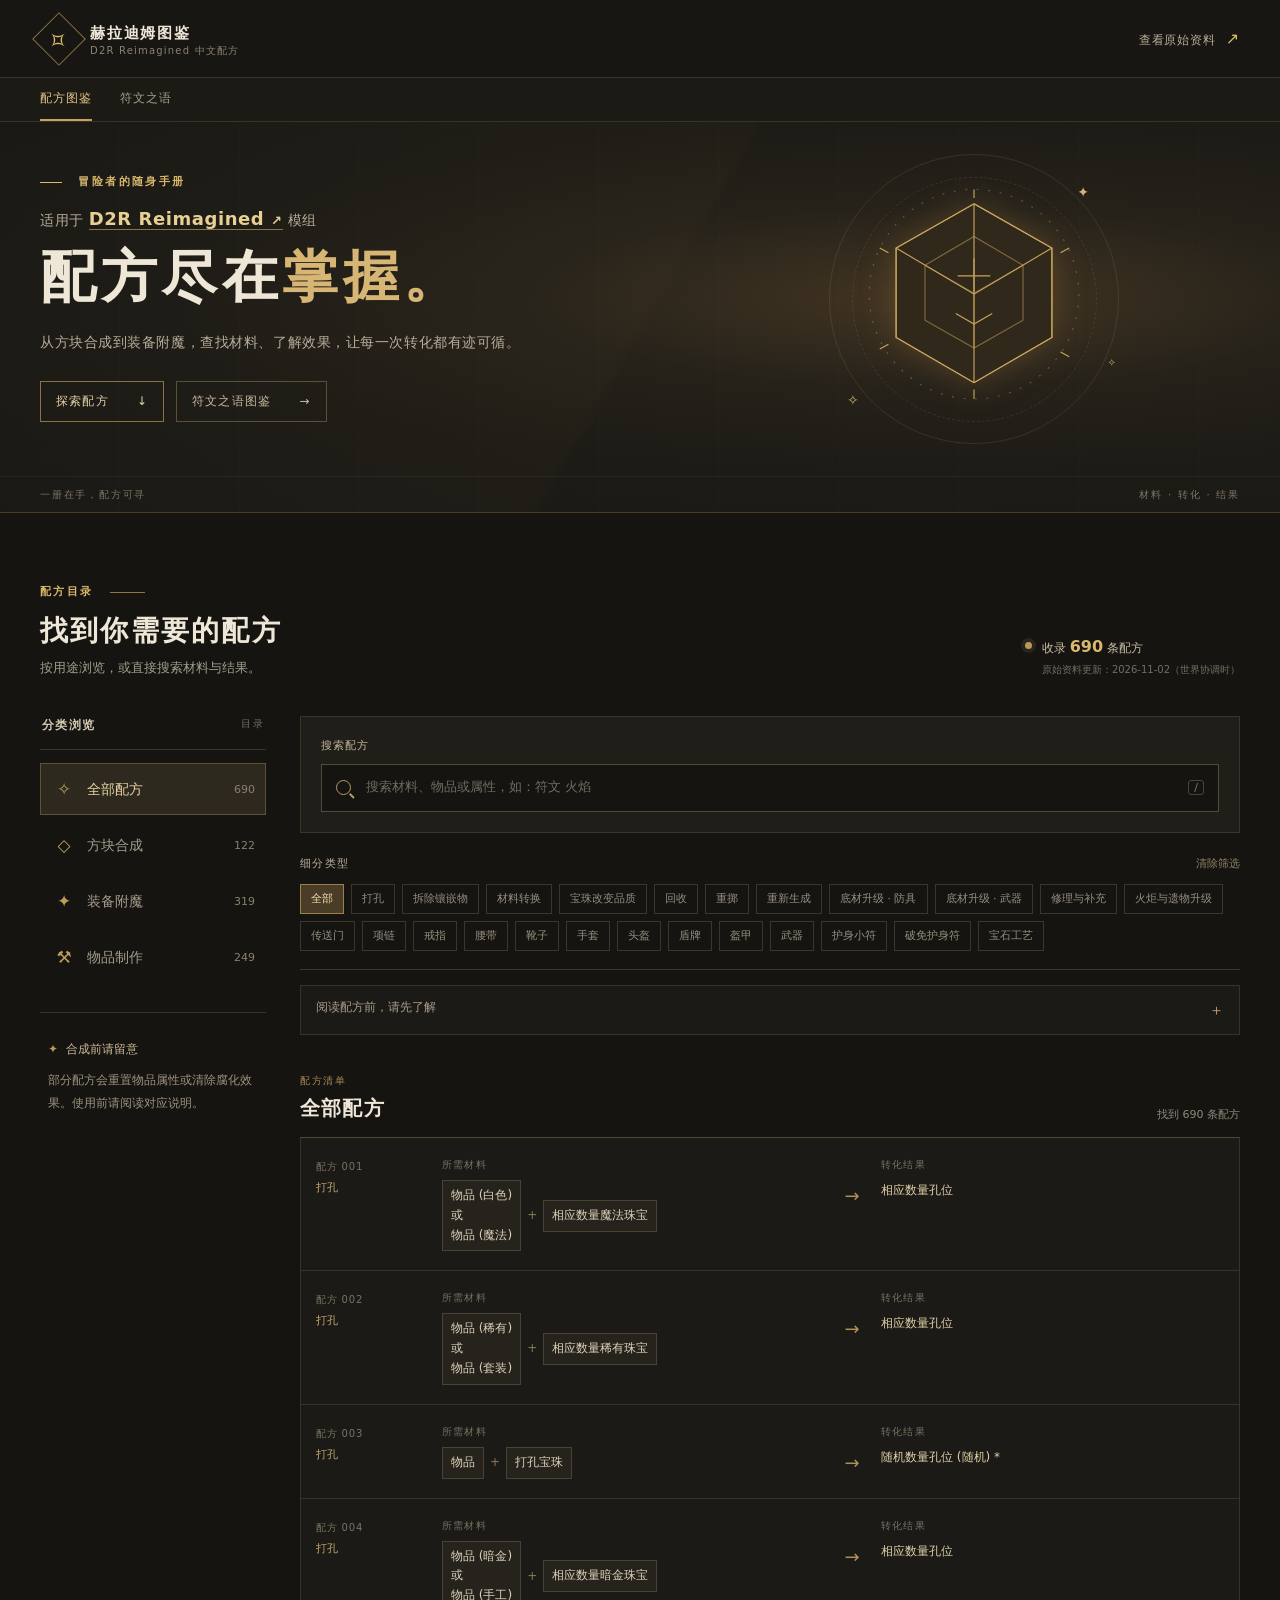
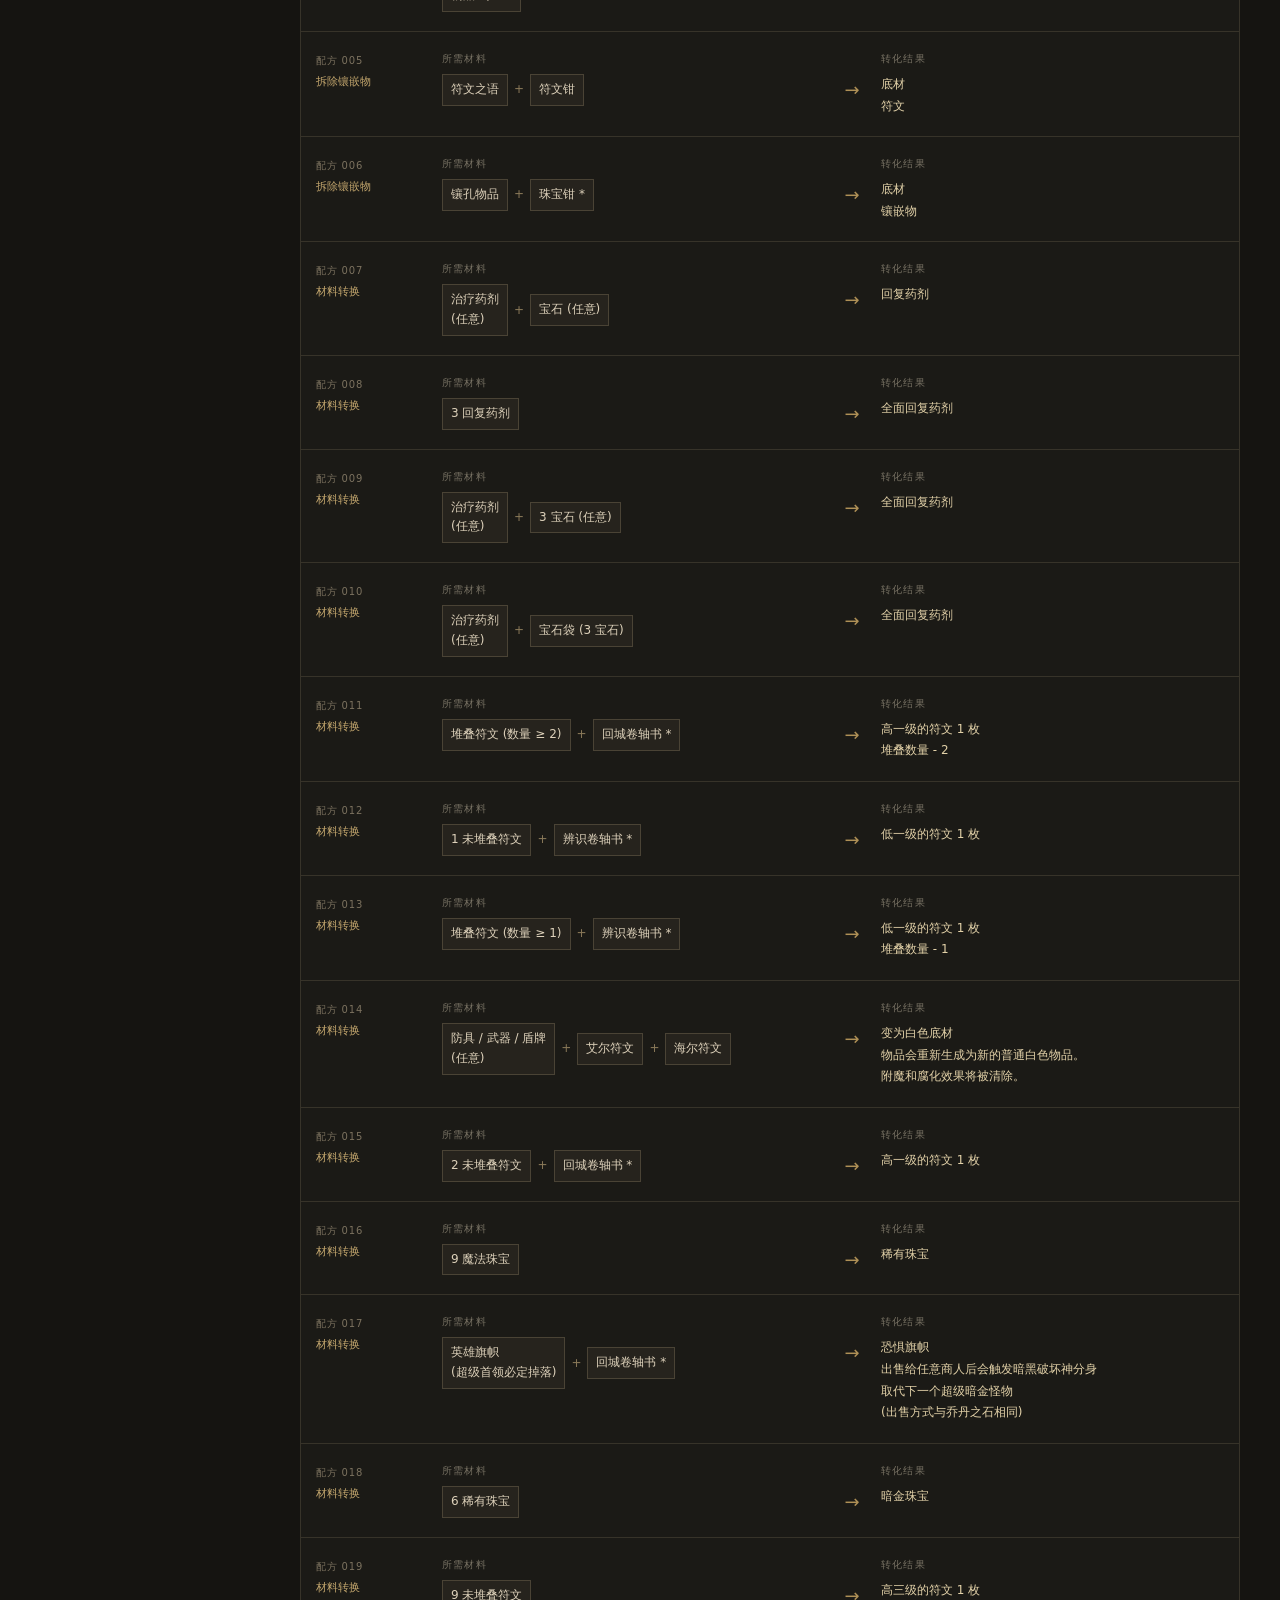
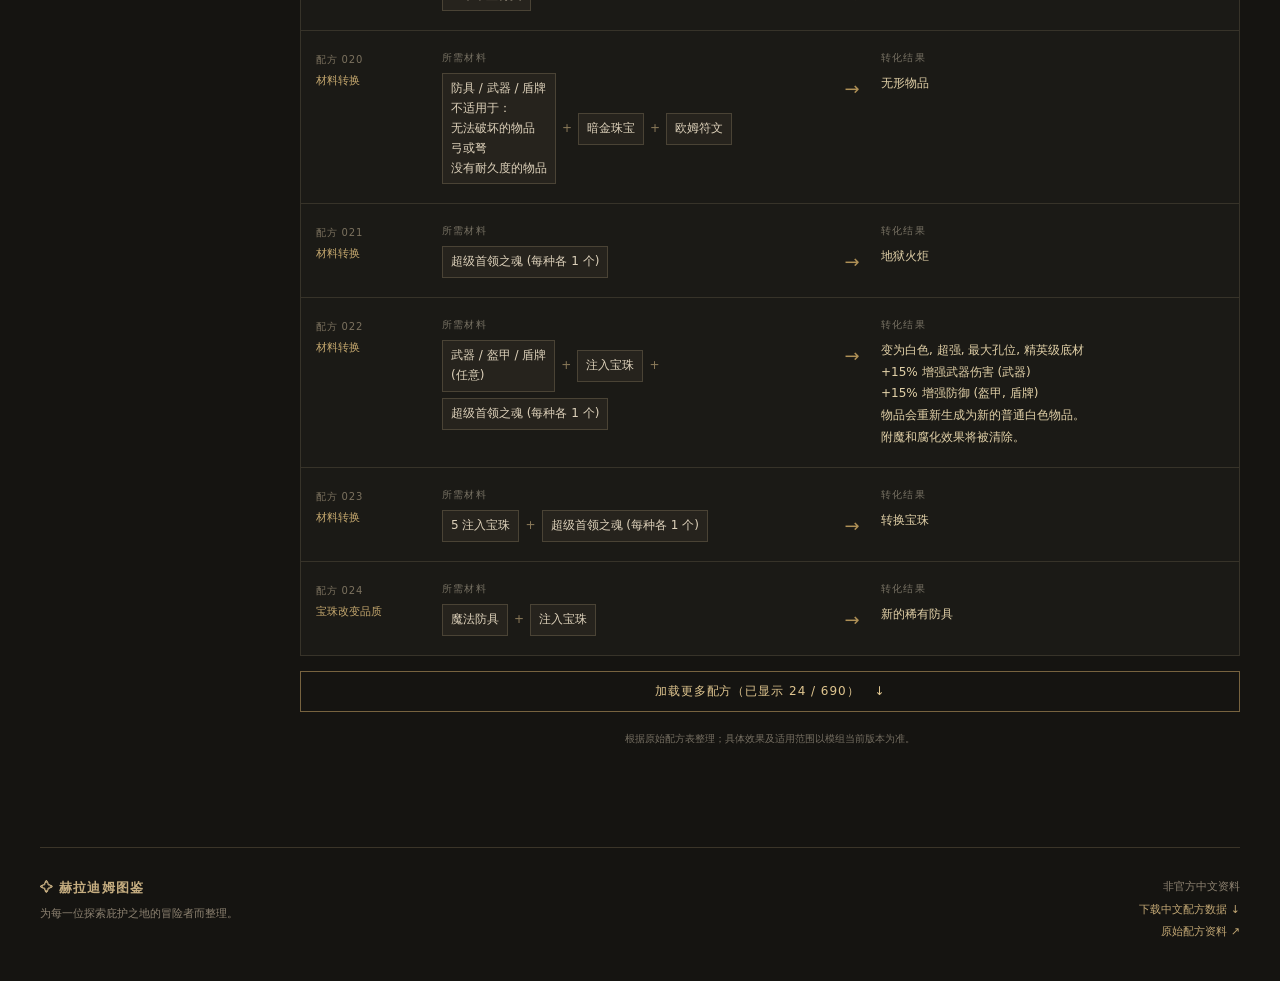
<file: index.html>
<!doctype html>
<html lang="zh-CN">
<head>
  <meta charset="utf-8">
  <meta name="viewport" content="width=device-width, initial-scale=1">
  <meta name="description" content="D2R Reimagined 模组中文配方图鉴：搜索赫拉迪姆方块、装备附魔与物品制作配方。">
  <meta name="theme-color" content="#151411">
  <title>赫拉迪姆配方图鉴｜D2R Reimagined</title>
  <link rel="stylesheet" href="styles.css">
  <script defer src="data/recipes.js"></script>
  <script defer src="lib.js"></script>
  <script defer src="app.js"></script>
</head>
<body>
  <header class="topbar">
    <a class="brand" href="#top" aria-label="返回页面顶部">
      <span class="brand-mark" aria-hidden="true">✧</span>
      <span><strong>赫拉迪姆图鉴</strong><small>D2R Reimagined 中文配方</small></span>
    </a>
    <a class="source-link" href="https://wiki.d2r-reimagined.com/en/recipes/recipes" target="_blank" rel="noopener noreferrer">查看原始资料 <span aria-hidden="true">↗</span></a>
  </header>
  <div class="library-nav-wrap"><nav class="library-nav wrap" aria-label="图鉴导航"><a href="index.html" aria-current="page">配方图鉴</a><a href="runewords.html">符文之语</a></nav></div>

  <main id="top">
    <section class="hero" aria-labelledby="hero-title">
      <div class="hero-inner">
        <div class="hero-copy">
          <p class="eyebrow"><span></span> 冒险者的随身手册</p>
          <p class="mod-label">适用于 <a href="https://www.d2r-reimagined.com/" target="_blank" rel="noopener noreferrer">D2R Reimagined <span aria-hidden="true">↗</span></a> 模组</p>
          <h1 id="hero-title">配方尽在<span>掌握。</span></h1>
          <p class="hero-description">从方块合成到装备附魔，查找材料、了解效果，让每一次转化都有迹可循。</p>
          <div class="hero-actions"><a class="hero-action" href="#catalog">探索配方 <span aria-hidden="true">↓</span></a><a class="hero-action hero-secondary" href="runewords.html">符文之语图鉴 <span aria-hidden="true">→</span></a></div>
        </div>
        <div class="hero-art" aria-hidden="true">
          <span class="art-orbit orbit-one"></span><span class="art-orbit orbit-two"></span>
          <svg viewBox="0 0 260 260" fill="none" xmlns="http://www.w3.org/2000/svg">
            <path class="cube-shadow" d="M130 31 211 77v93l-81 47-81-47V77l81-46Z"/>
            <path d="M130 31 211 77v93l-81 47-81-47V77l81-46Z M49 77l81 48 81-48M130 125v92M130 31v94"/>
            <path d="m79 95 51-30 51 30v57l-51 29-51-29V95ZM79 95l51 29 51-29M130 124v57" opacity=".53"/>
            <path d="M130 88v35m-17-17h34M111 145l19 11 19-11M130 16v9m0 199v10M32 77l9 5m179 103 9 5M32 182l9-5M220 82l9-5"/>
            <circle cx="130" cy="125" r="109" stroke-dasharray="2 10" opacity=".4"/>
          </svg>
          <span class="art-spark spark-one">✦</span><span class="art-spark spark-two">✧</span><span class="art-spark spark-three">✧</span>
        </div>
      </div>
      <div class="hero-bottom"><span>一册在手，配方可寻</span><span>材料 · 转化 · 结果</span></div>
    </section>

    <section class="catalog wrap" id="catalog" aria-label="配方查询">
      <div class="catalog-intro">
        <div><p class="eyebrow">配方目录 <span class="short-line"></span></p><h2>找到你需要的配方</h2><p>按用途浏览，或直接搜索材料与结果。</p></div>
        <div class="data-stamp"><span class="stamp-dot"></span><span>收录 <strong id="total-count">—</strong> 条配方<br><small id="updated-date">正在读取资料</small></span></div>
      </div>

      <div class="workspace">
        <aside class="sidebar" aria-label="配方分类">
          <div class="side-heading">分类浏览 <span>目录</span></div>
          <nav id="group-list" class="group-list" aria-label="配方系统"></nav>
          <div class="side-note"><span class="note-symbol">✦</span><strong>合成前请留意</strong><p>部分配方会重置物品属性或清除腐化效果。使用前请阅读对应说明。</p></div>
        </aside>

        <div class="results-panel">
          <div class="search-box">
            <label class="search-label" for="search-input">搜索配方</label>
            <div class="search-field"><span class="search-icon" aria-hidden="true"></span><input id="search-input" type="search" placeholder="搜索材料、物品或属性，如：符文 火焰" autocomplete="off"><button id="clear-search" type="button" aria-label="清除搜索">×</button><kbd>/</kbd></div>
          </div>
          <div class="filter-area">
            <div class="filter-title"><span>细分类型</span><button id="reset-filters" type="button">清除筛选</button></div>
            <div id="section-list" class="section-list" aria-label="配方细分类型"></div>
          </div>
          <div id="context-note" class="context-note" hidden></div>
          <details class="guide">
            <summary><span>阅读配方前，请先了解</span><span class="guide-plus" aria-hidden="true">＋</span></summary>
            <div class="guide-content">
              <p>将材料一同放入赫拉迪姆方块进行转化。材料中的“或”表示可选项，空白位置不需要额外材料。宝石袋括号内的数字表示消耗的宝石数量。</p>
              <p>模组移除了许多原版配方；原版游戏中可用的配方不一定适用于此模组。</p>
              <p>角色等级表示按制作角色等级计算；物品等级表示按投入物品的等级计算。带星号的回城或辨识卷轴书会在转化后满格返还。</p>
              <p>原资料包含部分相同材料对应多条结果的记录，本站均保留；配方可能随模组版本变化，请以当前游戏版本及原始资料为准。</p>
            </div>
          </details>
          <div class="results-heading"><div><span class="result-overline">配方清单</span><h3 id="result-title">全部配方</h3></div><span id="result-count" aria-live="polite">正在读取…</span></div>
          <div id="recipe-list" class="recipe-list" aria-live="polite"></div>
          <div id="empty-state" class="empty-state" hidden><span aria-hidden="true">⌕</span><h3>没有找到相关配方</h3><p>试试其他材料名称，或清除当前筛选条件。</p><button type="button" id="empty-reset">显示全部配方</button></div>
          <button id="load-more" class="load-more" type="button" hidden>加载更多配方 <span aria-hidden="true">↓</span></button>
          <p class="source-caption">根据原始配方表整理；具体效果及适用范围以模组当前版本为准。</p>
        </div>
      </div>
    </section>
  </main>

  <footer class="footer wrap"><div><strong>✧ 赫拉迪姆图鉴</strong><p>为每一位探索庇护之地的冒险者而整理。</p></div><div><span>非官方中文资料</span><a href="data/recipes.json" download="中文配方数据.json">下载中文配方数据 ↓</a><a href="https://wiki.d2r-reimagined.com/en/recipes/recipes" target="_blank" rel="noopener noreferrer">原始配方资料 ↗</a></div></footer>
  <noscript><div class="no-script">此配方查询页需要启用浏览器的脚本功能。</div></noscript>
</body>
</html>
</file>
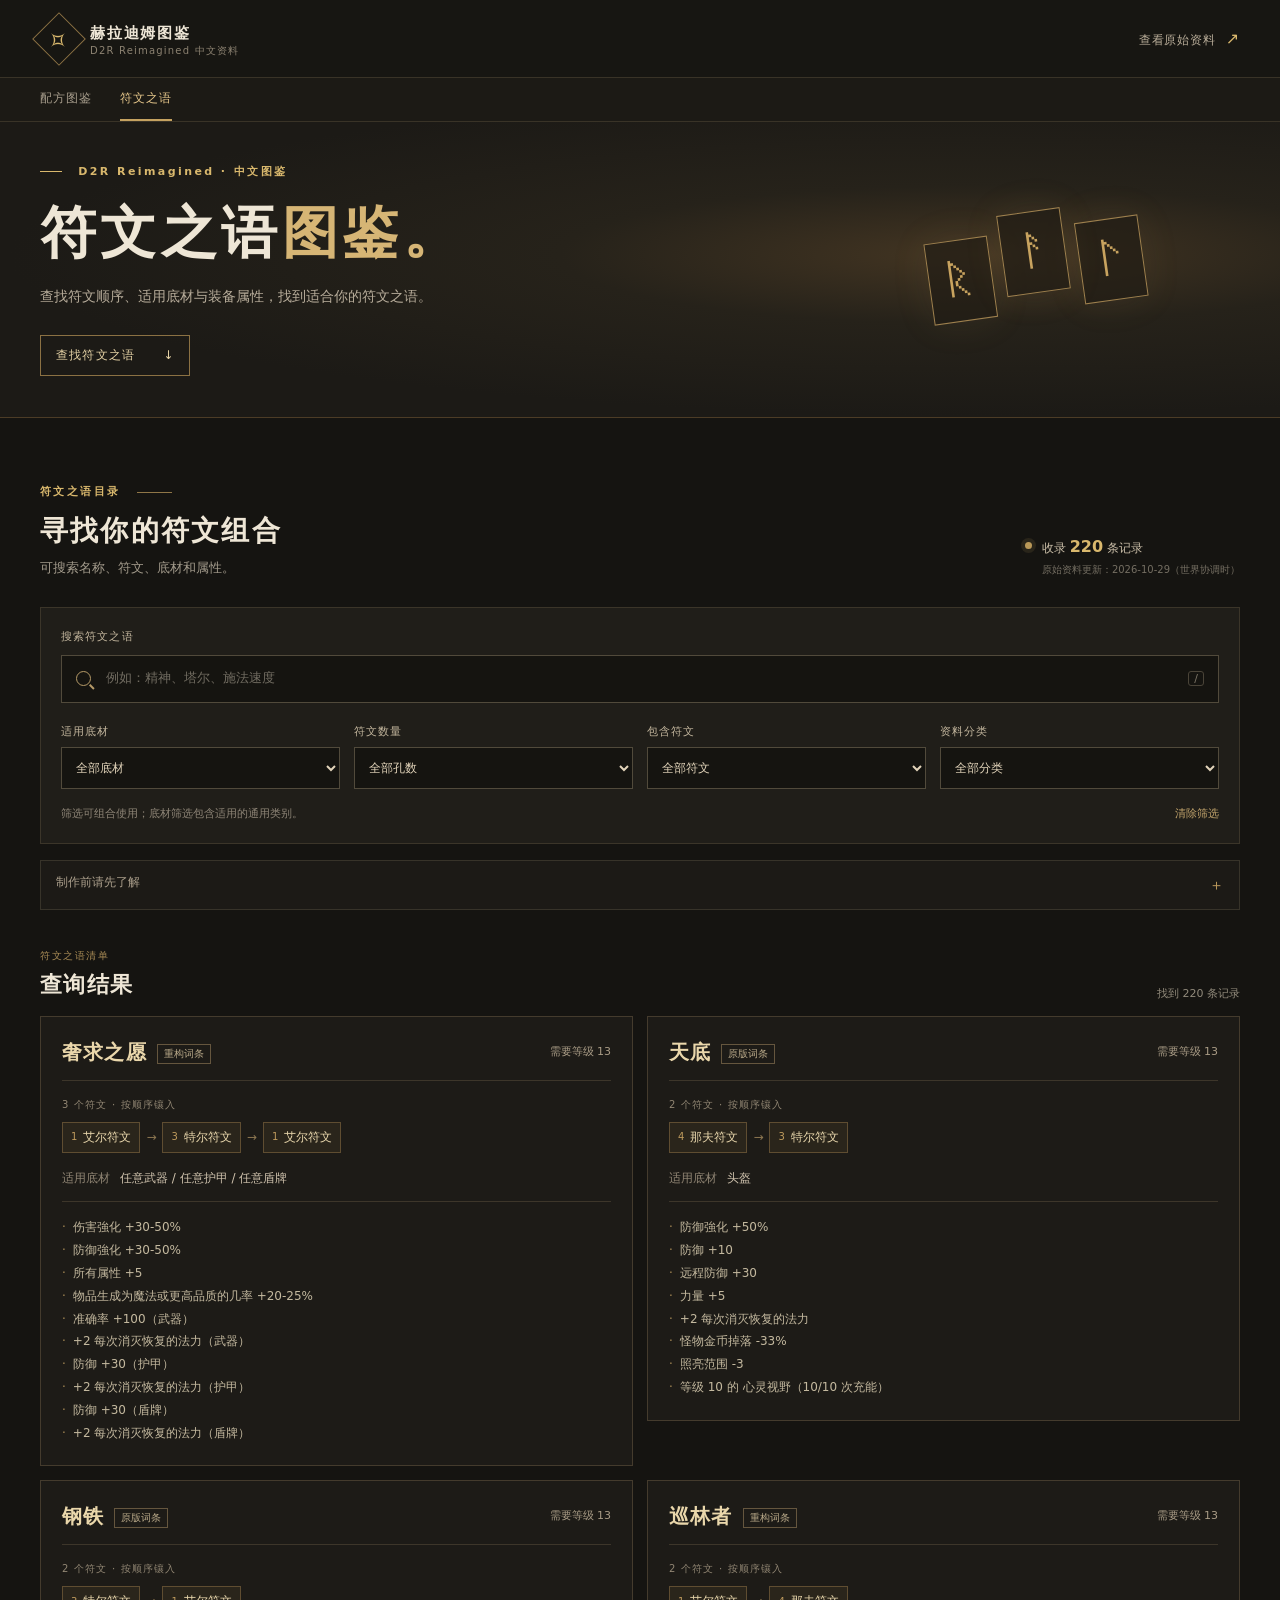
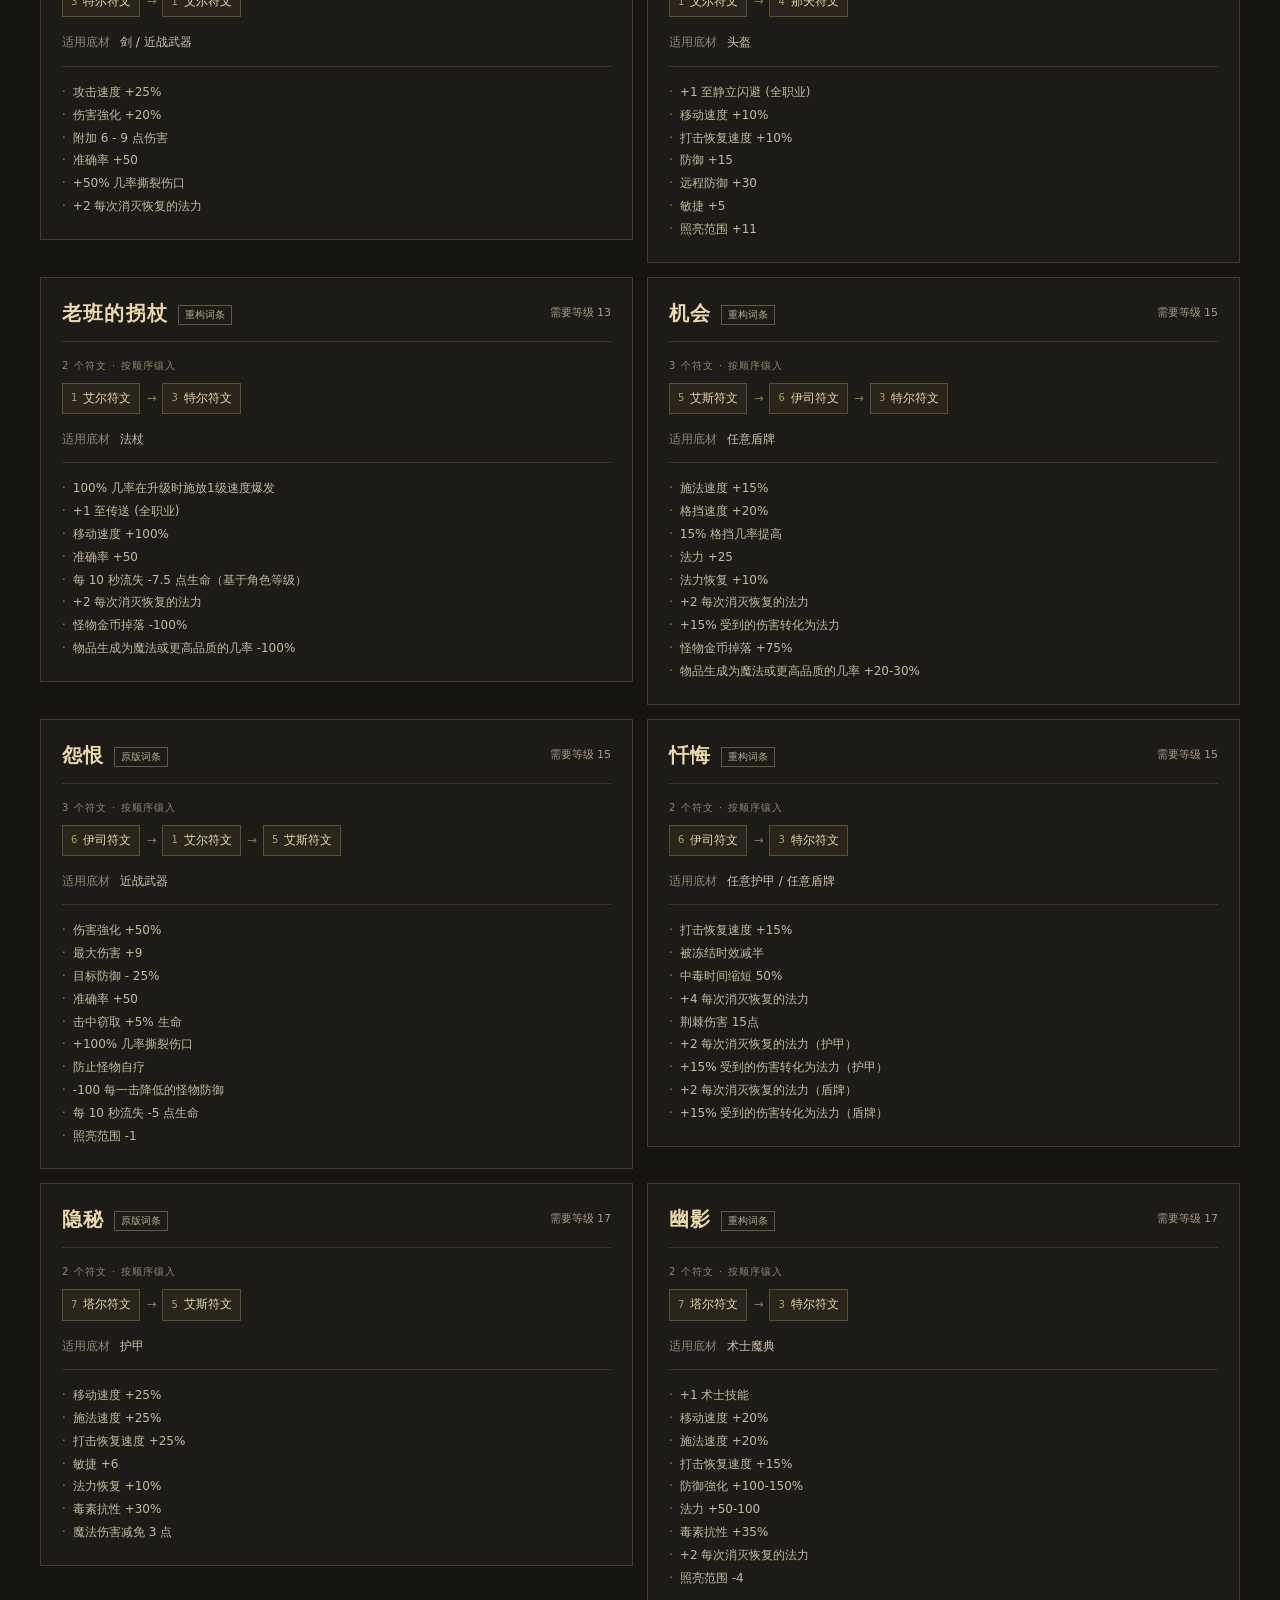
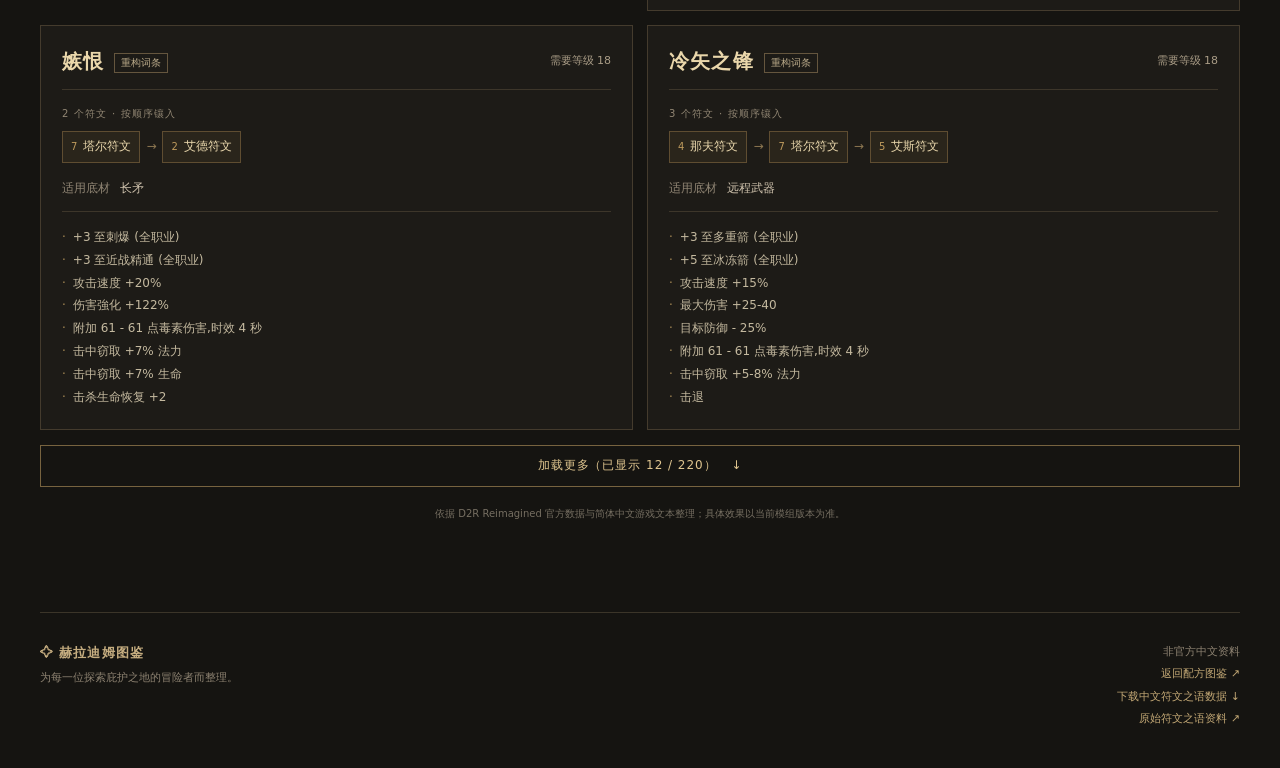
<file: runewords.html>
<!doctype html>
<html lang="zh-CN">
<head>
  <meta charset="utf-8">
  <meta name="viewport" content="width=device-width, initial-scale=1">
  <meta name="description" content="D2R Reimagined 模组中文符文之语图鉴：查询符文顺序、适用底材、等级与属性。">
  <meta name="theme-color" content="#151411">
  <title>符文之语图鉴｜D2R Reimagined</title>
  <link rel="stylesheet" href="styles.css">
  <script defer src="data/runewords.js"></script>
  <script defer src="runewords-lib.js"></script>
  <script defer src="runewords-app.js"></script>
</head>
<body>
  <header class="topbar">
    <a class="brand" href="index.html" aria-label="返回配方图鉴">
      <span class="brand-mark" aria-hidden="true">✧</span>
      <span><strong>赫拉迪姆图鉴</strong><small>D2R Reimagined 中文资料</small></span>
    </a>
    <a class="source-link" href="https://www.d2r-reimagined.com/data/runewords" target="_blank" rel="noopener noreferrer">查看原始资料 <span aria-hidden="true">↗</span></a>
  </header>
  <div class="library-nav-wrap"><nav class="library-nav wrap" aria-label="图鉴导航"><a href="index.html">配方图鉴</a><a href="runewords.html" aria-current="page">符文之语</a></nav></div>

  <main id="top">
    <section class="rw-hero">
      <div class="wrap rw-hero-inner">
        <div>
          <p class="eyebrow"><span></span> D2R Reimagined · 中文图鉴</p>
          <h1>符文之语<span>图鉴。</span></h1>
          <p>查找符文顺序、适用底材与装备属性，找到适合你的符文之语。</p>
          <a class="hero-action" href="#runeword-catalog">查找符文之语 <span aria-hidden="true">↓</span></a>
        </div>
        <div class="rw-hero-mark" aria-hidden="true"><span>ᚱ</span><span>ᚨ</span><span>ᛚ</span></div>
      </div>
    </section>

    <section class="wrap rw-catalog" id="runeword-catalog" aria-label="符文之语查询">
      <div class="catalog-intro rw-intro">
        <div><p class="eyebrow">符文之语目录 <span class="short-line"></span></p><h2>寻找你的符文组合</h2><p>可搜索名称、符文、底材和属性。</p></div>
        <div class="data-stamp"><span class="stamp-dot"></span><span>收录 <strong id="rw-total">—</strong> 条记录<br><small id="rw-updated">正在读取资料</small></span></div>
      </div>

      <div class="rw-controls">
        <div class="search-box rw-search-box">
          <label class="search-label" for="rw-search">搜索符文之语</label>
          <div class="search-field"><span class="search-icon" aria-hidden="true"></span><input id="rw-search" type="search" placeholder="例如：精神、塔尔、施法速度" autocomplete="off"><button id="rw-clear-search" type="button" aria-label="清除搜索">×</button><kbd>/</kbd></div>
        </div>
        <div class="rw-filter-grid">
          <label>适用底材<select id="rw-type"><option value="">全部底材</option></select></label>
          <label>符文数量<select id="rw-sockets"><option value="">全部孔数</option><option value="2">2 个符文</option><option value="3">3 个符文</option><option value="4">4 个符文</option><option value="5">5 个符文</option><option value="6">6 个符文</option></select></label>
          <label>包含符文<select id="rw-rune"><option value="">全部符文</option></select></label>
          <label>资料分类<select id="rw-origin"><option value="">全部分类</option><option value="original">原版词条</option><option value="reimagined">重构词条</option></select></label>
        </div>
        <div class="rw-filter-bottom"><span>筛选可组合使用；底材筛选包含适用的通用类别。</span><button id="rw-reset" type="button">清除筛选</button></div>
      </div>

      <details class="guide rw-guide">
        <summary><span>制作前请先了解</span><span class="guide-plus" aria-hidden="true">＋</span></summary>
        <div class="guide-content"><p>请按照显示顺序镶入符文，底材的孔数须与符文数量相同，并确认物品属于列出的适用类型。</p><p>同名词条可能因底材不同而具有不同属性，本站分别列出。原版与重构标签沿用原站分类，具体属性以本模组资料为准；模组新增符文名称采用音译。</p></div>
      </details>
      <div class="results-heading rw-results-heading"><div><span class="result-overline">符文之语清单</span><h2>查询结果</h2></div><span id="rw-count" aria-live="polite">正在读取…</span></div>
      <div id="rw-list" class="rw-list" aria-live="polite"></div>
      <div id="rw-empty" class="empty-state rw-empty" hidden><span aria-hidden="true">⌕</span><h3>没有找到相关符文之语</h3><p>试试其他名称，或清除当前筛选条件。</p><button type="button" id="rw-empty-reset">显示全部符文之语</button></div>
      <button id="rw-more" class="load-more" type="button" hidden>加载更多 <span aria-hidden="true">↓</span></button>
      <p class="source-caption">依据 D2R Reimagined 官方数据与简体中文游戏文本整理；具体效果以当前模组版本为准。</p>
    </section>
  </main>

  <footer class="footer wrap"><div><strong>✧ 赫拉迪姆图鉴</strong><p>为每一位探索庇护之地的冒险者而整理。</p></div><div><span>非官方中文资料</span><a href="index.html">返回配方图鉴 ↗</a><a href="data/runewords.json" download="中文符文之语数据.json">下载中文符文之语数据 ↓</a><a href="https://www.d2r-reimagined.com/data/runewords" target="_blank" rel="noopener noreferrer">原始符文之语资料 ↗</a></div></footer>
  <noscript><div class="no-script">此符文之语查询页需要启用浏览器的脚本功能。</div></noscript>
</body>
</html>
</file>
<file: styles.css>
:root{color-scheme:dark;--bg:#151411;--panel:#1d1b17;--panel-2:#24211b;--border:#3b3529;--muted:#a39b8c;--faint:#746e62;--cream:#eee6d6;--gold:#d9b86d;--gold-dark:#8a7141;--serif:'Noto Serif SC','Songti SC','SimSun',serif;--sans:system-ui,-apple-system,'Microsoft YaHei',sans-serif}
*{box-sizing:border-box}html{scroll-behavior:smooth}body{margin:0;background:var(--bg);color:var(--cream);font-family:var(--sans);font-size:14px;line-height:1.6}button,input{font:inherit}button,a{-webkit-tap-highlight-color:transparent}button{cursor:pointer}a{color:inherit;text-decoration:none}.wrap{width:min(1330px,calc(100% - 80px));margin:auto}.topbar{height:78px;padding:0 max(40px,calc((100% - 1330px)/2));display:flex;align-items:center;justify-content:space-between;background:#171612;border-bottom:1px solid #393327}.brand{display:flex;align-items:center;gap:12px}.brand-mark{width:38px;height:38px;display:grid;place-items:center;border:1px solid #8b7143;color:var(--gold);font-size:26px;transform:rotate(45deg)}.brand-mark::first-letter{transform:rotate(-45deg)}.brand strong{font-family:var(--serif);font-size:15px;letter-spacing:.12em;display:block}.brand small{display:block;color:#8c8271;font-size:10px;letter-spacing:.12em;line-height:1.2}.source-link{font-size:12px;color:#b9ad99;letter-spacing:.06em}.source-link span{color:var(--gold);font-size:16px;margin-left:6px}.source-link:hover{color:var(--cream)}
.hero{position:relative;overflow:hidden;border-bottom:1px solid #4c3c26;background:radial-gradient(ellipse at 73% 45%,#433522 0%,#26221a 30%,#1d1b16 58%,#191815 100%)}.hero:before{content:"";position:absolute;inset:0;background-image:linear-gradient(120deg,transparent 0%,rgba(198,155,78,.025) 50%,transparent 51%),repeating-linear-gradient(90deg,transparent 0,transparent 119px,rgba(217,184,109,.025) 120px);pointer-events:none}.hero-inner{position:relative;width:min(1330px,calc(100% - 80px));height:354px;margin:auto;display:flex;align-items:center;justify-content:space-between}.hero-copy{padding-bottom:3px;max-width:670px}.eyebrow{font-size:11px;letter-spacing:.22em;color:var(--gold);margin:0 0 18px;font-weight:600}.eyebrow>span:first-child:not(.short-line){display:inline-block;width:22px;height:1px;background:var(--gold);vertical-align:middle;margin-right:10px}.hero h1{font-family:var(--serif);font-weight:600;letter-spacing:.08em;font-size:clamp(38px,4.4vw,58px);line-height:1.25;margin:0 0 17px}.hero h1 span{color:#d6b575}.hero-description{color:#b7ac9a;font-size:14px;letter-spacing:.04em;line-height:1.9;margin:0;max-width:520px}.hero-action{display:inline-flex;align-items:center;gap:28px;margin-top:25px;padding:10px 15px;color:#e6d3a6;border:1px solid #8b7143;font-size:12px;letter-spacing:.1em;transition:.2s}.hero-action:hover{background:#987a42;color:#171612}.hero-art{position:relative;width:340px;height:300px;display:grid;place-items:center;margin-right:8%;color:#c6a15d}.hero-art svg{width:250px;stroke:#c7a25c;stroke-width:1.2;filter:drop-shadow(0 0 16px #a77a3b50)}.cube-shadow{fill:#30281b}.art-orbit{position:absolute;border:1px solid #c2a26a26;border-radius:50%;width:290px;height:290px}.orbit-two{width:245px;height:245px;border-style:dashed}.art-spark{position:absolute;color:#d7b474}.spark-one{top:32px;right:55px}.spark-two{bottom:38px;left:43px}.spark-three{bottom:78px;right:28px;font-size:10px}.hero-bottom{position:relative;height:36px;border-top:1px solid #ffffff0b;display:flex;justify-content:space-between;align-items:center;padding:0 max(40px,calc((100% - 1330px)/2));color:#7e7464;font-size:10px;letter-spacing:.18em}
.catalog{padding-top:70px;padding-bottom:90px}.catalog-intro{display:flex;justify-content:space-between;align-items:end;margin-bottom:37px}.catalog-intro .eyebrow{margin-bottom:8px}.short-line{display:inline-block;width:35px;height:1px;background:#8f7647;vertical-align:middle;margin-left:10px}.catalog-intro h2{font-family:var(--serif);font-size:28px;letter-spacing:.08em;margin:0 0 5px;font-weight:600}.catalog-intro p:not(.eyebrow){color:var(--muted);font-size:13px;margin:0}.data-stamp{display:flex;align-items:flex-start;gap:10px;color:#c9bda7;font-size:12px}.data-stamp strong{color:var(--gold);font-size:16px}.data-stamp small{font-size:10px;color:var(--faint)}.stamp-dot{width:7px;height:7px;border-radius:50%;background:#b99858;box-shadow:0 0 0 4px #b9985820;margin-top:8px}
.workspace{display:grid;grid-template-columns:226px minmax(0,1fr);gap:34px;align-items:start}.sidebar{position:sticky;top:24px}.side-heading{color:#d5c8b3;font-size:12px;font-weight:600;letter-spacing:.12em;padding:0 2px 14px;display:flex;justify-content:space-between;border-bottom:1px solid var(--border)}.side-heading span{font-size:10px;font-weight:400;color:#756e61}.group-list{display:grid;gap:4px;margin-top:13px}.group-button{width:100%;border:1px solid transparent;background:transparent;color:#a59c8c;text-align:left;padding:12px 10px;display:flex;align-items:center;gap:10px;transition:.15s}.group-button:hover{background:#25221b;color:#eee6d6}.group-button.active{background:#2d291f;color:#e8d3a1;border-color:#615136}.group-icon{width:26px;height:26px;display:grid;place-items:center;color:#bd9b5a;font-size:17px}.group-text{flex:1}.group-count{font-size:11px;color:#8b806d}.side-note{border-top:1px solid var(--border);margin-top:29px;padding:25px 8px;color:#9d9280;font-size:12px;line-height:1.9}.note-symbol{color:#b6985a;margin-right:8px}.side-note strong{color:#cbb999;font-weight:500}.side-note p{margin:8px 0 0}
.results-panel{min-width:0}.search-box{padding:20px;background:#201e19;border:1px solid var(--border)}.search-label{display:block;font-size:11px;color:#c4b79e;letter-spacing:.1em;margin:0 0 9px}.search-field{height:48px;display:flex;align-items:center;border:1px solid #514a3b;background:#151410;padding:0 14px;gap:13px}.search-field:focus-within{border-color:#c7a45f;box-shadow:0 0 0 2px #c7a45f20}.search-icon{width:15px;height:15px;border:1.5px solid #b69b68;border-radius:50%;position:relative;flex-shrink:0}.search-icon:after{content:"";position:absolute;width:6px;height:1.5px;background:#b69b68;right:-5px;bottom:-2px;transform:rotate(45deg)}.search-field input{border:0;outline:0;background:transparent;color:#f2e9d8;width:100%;min-width:0;font-size:13px}.search-field input::placeholder{color:#716c61}.search-field input::-webkit-search-cancel-button{display:none}.search-field kbd{font:11px var(--sans);color:#7d7667;border:1px solid #4a4438;border-radius:3px;padding:0 5px}.search-field button{background:transparent;color:#b4a58c;border:0;font-size:19px;padding:0 2px;display:none}.search-field.has-value button{display:block}.filter-area{padding:22px 0 18px;border-bottom:1px solid var(--border)}.filter-title{display:flex;justify-content:space-between;color:#bdb09a;font-size:11px;letter-spacing:.12em;margin-bottom:12px}.filter-title button{color:#93836a;border:0;background:none;padding:0;font-size:11px}.filter-title button:hover{color:#dfc58e}.section-list{display:flex;flex-wrap:wrap;gap:7px}.section-button{background:transparent;color:#968d7f;border:1px solid #3a362d;padding:5px 10px;font-size:11px;white-space:nowrap}.section-button:hover{color:#ead6ad;border-color:#8a744e}.section-button.active{background:#4a3d27;border-color:#9c8050;color:#f1ddae}.context-note{margin-top:17px;border-left:2px solid #ab884d;background:#2a251c;padding:12px 15px;color:#cbbda6;font-size:12px;line-height:1.8}.context-note strong{color:#e4c789}.context-note p{margin:4px 0 0}.guide{margin-top:15px;border:1px solid #373329;background:#1c1a16;color:#aa9e8b}.guide summary{padding:12px 15px;display:flex;justify-content:space-between;cursor:pointer;list-style:none;font-size:12px}.guide summary::-webkit-details-marker{display:none}.guide summary:hover{color:#e0cfad}.guide-plus{color:#bc9a5c;font-size:15px}.guide[open] .guide-plus{transform:rotate(45deg)}.guide-content{border-top:1px solid #373329;padding:3px 15px 10px;font-size:12px;line-height:1.9}.guide-content p{margin:9px 0}
.results-heading{display:flex;align-items:end;justify-content:space-between;margin:33px 0 13px}.result-overline{color:#a88b55;font-size:10px;letter-spacing:.15em}.results-heading h3{font-family:var(--serif);font-size:20px;letter-spacing:.06em;font-weight:600;margin:2px 0 0}.results-heading>span{color:#918a7b;font-size:11px}.recipe-list{border-top:1px solid #514735}.recipe-card{display:grid;grid-template-columns:112px minmax(0,1fr) 30px minmax(0,.9fr);gap:14px;padding:19px 15px;align-items:start;background:#1b1a16;border:1px solid #373329;border-top:0;transition:background .15s}.recipe-card:hover{background:#242119}.recipe-meta{padding-top:2px}.recipe-number{display:block;color:#7c725f;font-size:10px;letter-spacing:.08em}.recipe-section{display:block;color:#c4a76e;font-size:11px;margin-top:5px;line-height:1.5}.recipe-label{display:block;color:#777163;font-size:10px;letter-spacing:.12em;margin-bottom:7px}.ingredients{display:flex;flex-wrap:wrap;align-items:center;gap:6px}.ingredient{white-space:pre-line;display:inline-block;border:1px solid #4a4335;background:#26231d;color:#ddd1ba;font-size:12px;padding:5px 8px;line-height:1.65}.plus{color:#8a7959;font-size:12px}.recipe-arrow{display:grid;place-items:center;padding-top:25px;color:#af9056;font-size:18px}.recipe-output{color:#e2d1a8;font-size:12px;white-space:pre-line;line-height:1.8;overflow-wrap:anywhere}.empty-state{text-align:center;padding:55px 20px;border:1px solid #373329;border-top:0;color:#a69a87}.empty-state>span{font-size:35px;color:#a88b55}.empty-state h3{font-family:var(--serif);font-size:17px;color:#e4d8c4;margin:6px 0}.empty-state p{margin:0 0 18px;font-size:12px}.empty-state button,.load-more{background:transparent;border:1px solid #77633f;color:#dfc58f;padding:10px 18px;font-size:12px}.load-more{display:block;width:100%;margin-top:15px;letter-spacing:.08em}.load-more[hidden],.empty-state[hidden],.context-note[hidden]{display:none}.load-more:hover,.empty-state button:hover{background:#4a3d27}.load-more span{margin-left:10px}.source-caption{text-align:center;font-size:10px;color:#756e61;margin-top:19px}.footer{border-top:1px solid #3b3529;padding-top:30px;padding-bottom:40px;display:flex;justify-content:space-between;color:#8d8271;font-size:11px}.footer strong{font-family:var(--serif);color:#c5ad80;font-size:13px;letter-spacing:.1em}.footer p{margin:6px 0}.footer>div:last-child{display:flex;flex-direction:column;align-items:end;gap:5px}.footer a{color:#c3a875}.no-script{position:fixed;bottom:0;background:#704c21;color:white;padding:12px;width:100%;text-align:center}
@media(max-width:900px){.wrap,.hero-inner{width:min(100% - 40px,1330px)}.topbar{padding:0 20px}.hero-bottom{padding:0 20px}.hero-art{margin-right:0;width:260px}.hero-art svg{width:210px}.art-orbit{width:240px;height:240px}.orbit-two{width:200px;height:200px}.workspace{grid-template-columns:1fr;gap:25px}.sidebar{position:static}.group-list{display:grid;grid-template-columns:repeat(4,1fr)}.group-button{padding:10px 7px}.group-count{display:none}.side-note{display:none}.side-heading{padding-bottom:10px}.recipe-card{grid-template-columns:90px minmax(0,1fr) 24px minmax(0,.9fr)}}
@media(max-width:600px){.topbar{height:68px}.brand-mark{width:32px;height:32px;font-size:22px}.brand strong{font-size:13px}.source-link{font-size:11px}.hero-inner{height:auto;min-height:285px}.hero-copy{padding:45px 0;z-index:1}.hero h1{font-size:35px}.hero-description{font-size:12px;max-width:270px}.hero-art{position:absolute;right:-110px;opacity:.35}.hero-bottom{font-size:9px}.hero-bottom span:last-child{display:none}.catalog{padding-top:45px;padding-bottom:60px}.catalog-intro{align-items:start;gap:15px;margin-bottom:25px}.catalog-intro h2{font-size:22px}.catalog-intro p:not(.eyebrow){font-size:12px}.data-stamp{font-size:10px;white-space:nowrap}.data-stamp strong{font-size:14px}.data-stamp small{font-size:9px}.workspace{gap:18px}.group-list{grid-template-columns:repeat(2,1fr)}.group-button{font-size:12px}.search-box{padding:14px}.search-field input{font-size:12px}.search-field kbd{display:none}.section-list{gap:6px}.section-button{font-size:10px}.recipe-card{grid-template-columns:1fr;gap:8px;padding:15px}.recipe-meta{display:flex;gap:12px;align-items:center}.recipe-section{margin:0}.recipe-arrow{display:none}.recipe-label{margin-bottom:5px}.ingredients{gap:5px}.recipe-output{padding-left:9px;border-left:1px solid #7f6942}.footer{gap:20px}.footer>div:last-child{white-space:nowrap}.source-caption{line-height:1.7}}
@media(prefers-reduced-motion:reduce){html{scroll-behavior:auto}*{transition:none!important}}
.context-note p{white-space:pre-line}
.mod-label{margin:-4px 0 8px;color:#b7ac9a;font-size:14px;letter-spacing:.04em}.mod-label a{color:#e8cf94;font-size:18px;font-weight:700;border-bottom:1px solid #8b7143}.mod-label a:hover{color:#fff0c7;border-color:#e8cf94}.mod-label a span{font-size:13px}

.library-nav-wrap{background:#1c1a15;border-bottom:1px solid #393327}.library-nav{display:flex;align-items:stretch;gap:28px;height:43px}.library-nav a{display:flex;align-items:center;border-bottom:2px solid transparent;color:#a99f8e;font-size:12px;letter-spacing:.08em}.library-nav a:hover{color:#eee6d6}.library-nav a[aria-current=page]{color:#e6c78b;border-color:#c5a260}.hero-actions{display:flex;gap:12px;flex-wrap:wrap}.hero-secondary{border-color:#5c503a;color:#c9b99e}.hero-secondary:hover{border-color:#987a42}
.rw-hero{position:relative;overflow:hidden;border-bottom:1px solid #4c3c26;background:radial-gradient(ellipse at 76% 45%,#433522 0%,#26221a 30%,#1c1a16 70%)}.rw-hero-inner{position:relative;min-height:295px;display:flex;align-items:center;justify-content:space-between;padding-top:28px;padding-bottom:28px}.rw-hero h1{font-family:var(--serif);font-weight:600;letter-spacing:.08em;font-size:clamp(34px,4.4vw,56px);line-height:1.25;margin:0 0 15px}.rw-hero h1 span{color:#d6b575}.rw-hero p:not(.eyebrow){color:#b7ac9a;font-size:14px;max-width:520px;margin:0;line-height:1.9}.rw-hero-mark{display:flex;gap:12px;transform:rotate(-8deg);margin-right:8%;color:#c8a35f}.rw-hero-mark span{width:64px;height:82px;display:grid;place-items:center;border:1px solid #9e804e;background:#201c14aa;font-size:42px;font-family:serif;box-shadow:0 0 40px #c4a06216}.rw-hero-mark span:nth-child(2){transform:translateY(-18px)}
.rw-catalog{padding-top:65px;padding-bottom:80px}.rw-intro{margin-bottom:28px}.rw-controls{background:#201e19;border:1px solid var(--border);padding:20px}.rw-search-box{padding:0;background:none;border:0}.rw-filter-grid{display:grid;grid-template-columns:repeat(4,minmax(0,1fr));gap:14px;margin-top:20px}.rw-filter-grid label{display:flex;flex-direction:column;gap:7px;font-size:11px;letter-spacing:.08em;color:#c4b79e}.rw-filter-grid select{width:100%;min-width:0;height:42px;padding:0 10px;color:#e2d4ba;background:#151410;border:1px solid #514a3b;font-size:12px}.rw-filter-grid select:focus-visible,.library-nav a:focus-visible,.rw-filter-bottom button:focus-visible{outline:2px solid #d2ae6a;outline-offset:2px}.rw-filter-bottom{display:flex;justify-content:space-between;align-items:center;gap:14px;margin-top:16px;font-size:11px;color:#8e8577}.rw-filter-bottom button{border:0;padding:0;background:none;color:#c4a66d;white-space:nowrap;font-size:11px}.rw-guide{margin-top:16px}.rw-results-heading h2{font-family:var(--serif);font-size:22px;letter-spacing:.06em;font-weight:600;margin:2px 0 0}.rw-list{display:grid;grid-template-columns:repeat(2,minmax(0,1fr));gap:14px;align-items:start}.rw-card{min-width:0;background:#1d1b17;border:1px solid #443b2d;padding:21px}.rw-card-header{display:flex;justify-content:space-between;align-items:start;gap:15px;padding-bottom:14px;border-bottom:1px solid #3d362a}.rw-card-header h3{display:inline;margin:0 10px 0 0;color:#ead7ab;font-family:var(--serif);font-size:20px;letter-spacing:.06em;line-height:1.4}.rw-origin{display:inline-block;vertical-align:2px;border:1px solid #65563e;color:#b8a888;font-size:10px;padding:1px 6px}.rw-level{color:#a99c86;font-size:11px;white-space:nowrap;padding-top:5px}.rw-label{color:#918673;font-size:10px;letter-spacing:.12em;margin:16px 0 9px}.rw-runes{display:flex;align-items:center;flex-wrap:wrap;gap:6px}.rw-rune{display:inline-flex;align-items:center;gap:6px;background:#2a251b;border:1px solid #5f4d31;color:#ead8ad;padding:5px 8px;font-size:12px}.rw-rune-number{font-size:10px;color:#bf9b5d}.rw-rune-separator{color:#8b7650;font-size:12px}.rw-base{margin:15px 0 12px;color:#cfc2ad;font-size:12px;line-height:1.8}.rw-base span{color:#8f8473;margin-right:10px}.rw-properties{margin:0;padding:14px 0 0;list-style:none;border-top:1px solid #3d362a;color:#c4b99f;font-size:12px;line-height:1.9}.rw-properties li{white-space:pre-line;overflow-wrap:anywhere}.rw-properties li::before{content:'·';color:#a88b55;margin-right:7px}.rw-empty{border-top:1px solid #373329}
@media(max-width:900px){.rw-hero-mark{margin-right:0}.rw-filter-grid{grid-template-columns:repeat(2,minmax(0,1fr))}}
@media(max-width:600px){.library-nav{gap:24px;height:40px}.hero-actions{gap:9px}.hero-actions .hero-action{gap:12px}.rw-hero-inner{min-height:265px}.rw-hero h1{font-size:34px}.rw-hero p:not(.eyebrow){font-size:12px;max-width:270px}.rw-hero-mark{position:absolute;right:-88px;opacity:.25;gap:7px}.rw-hero-mark span{width:48px;height:65px;font-size:34px}.rw-catalog{padding-top:45px;padding-bottom:60px}.rw-controls{padding:14px}.rw-filter-grid{gap:12px;margin-top:16px}.rw-filter-bottom{align-items:start;line-height:1.7}.rw-list{grid-template-columns:1fr}.rw-card{padding:18px}.rw-card-header h3{font-size:18px}.rw-rune{font-size:11px}.rw-level{font-size:10px}}
</file>
